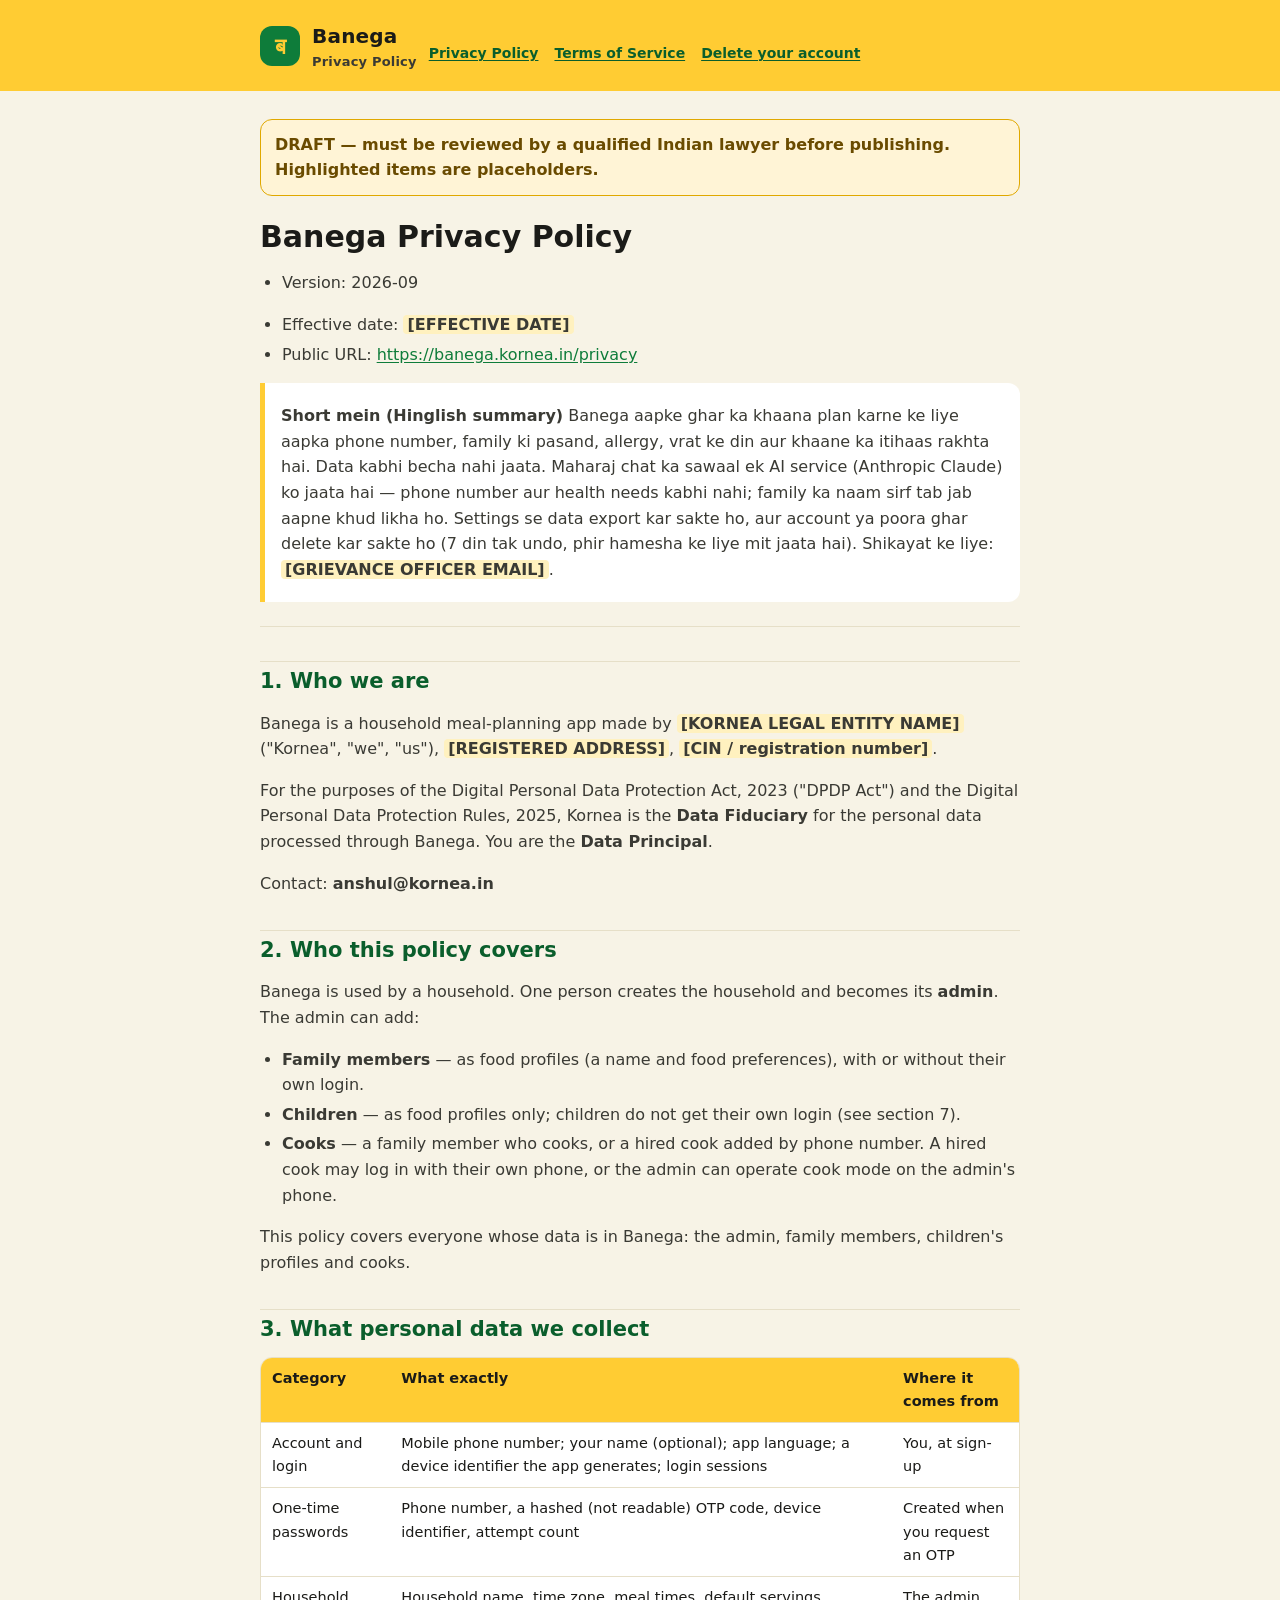
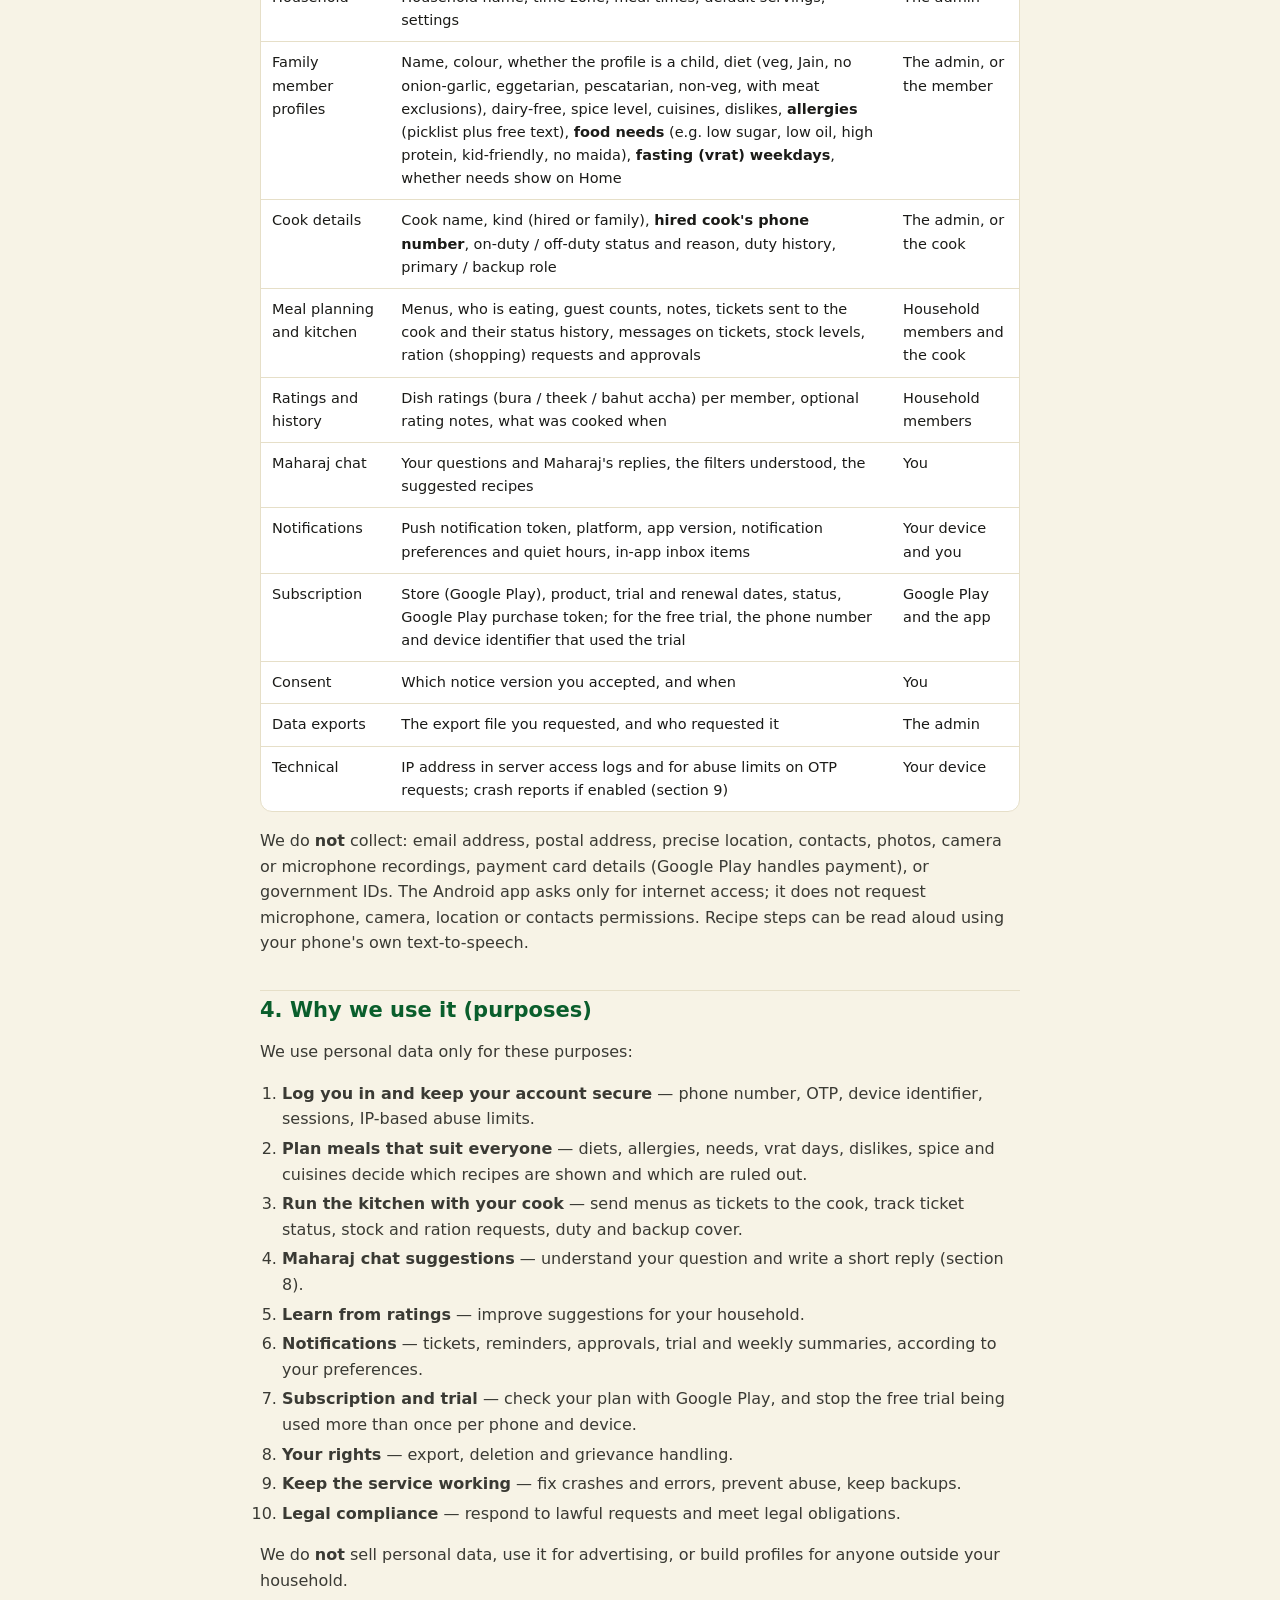
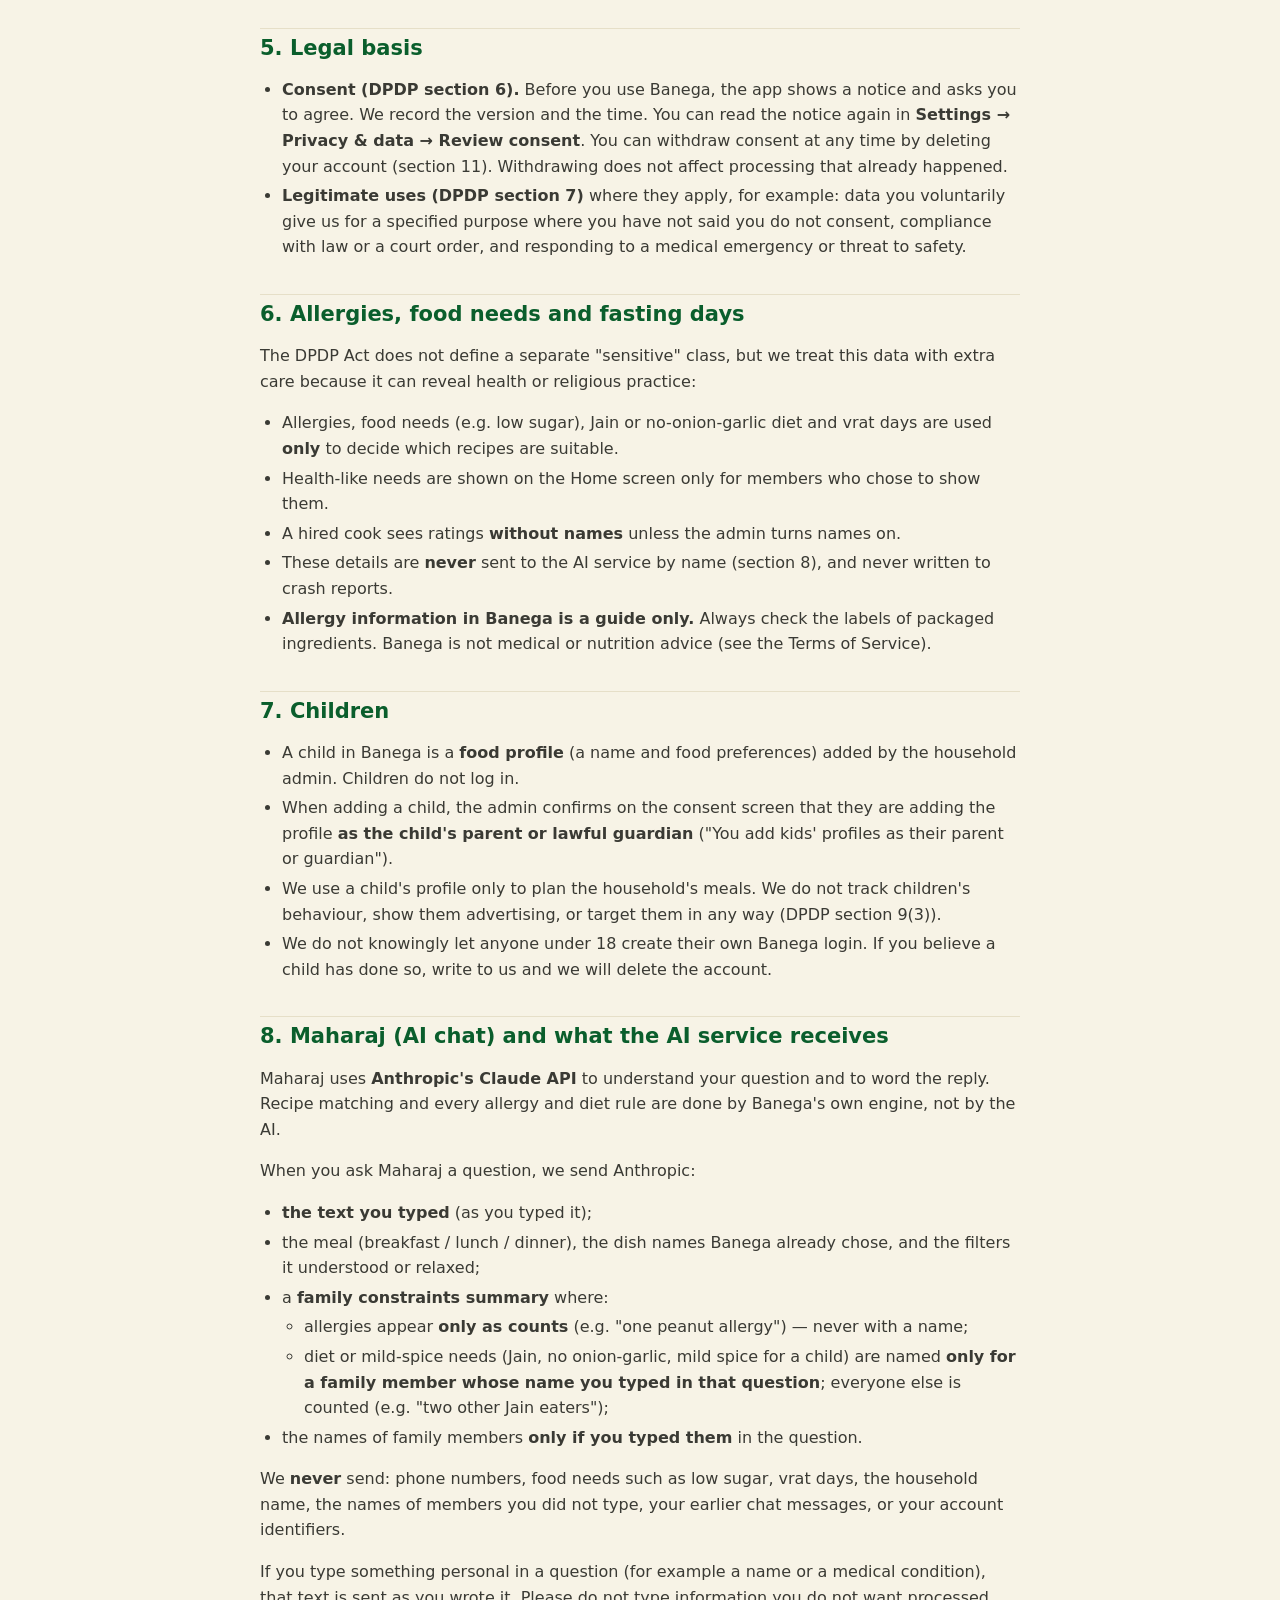
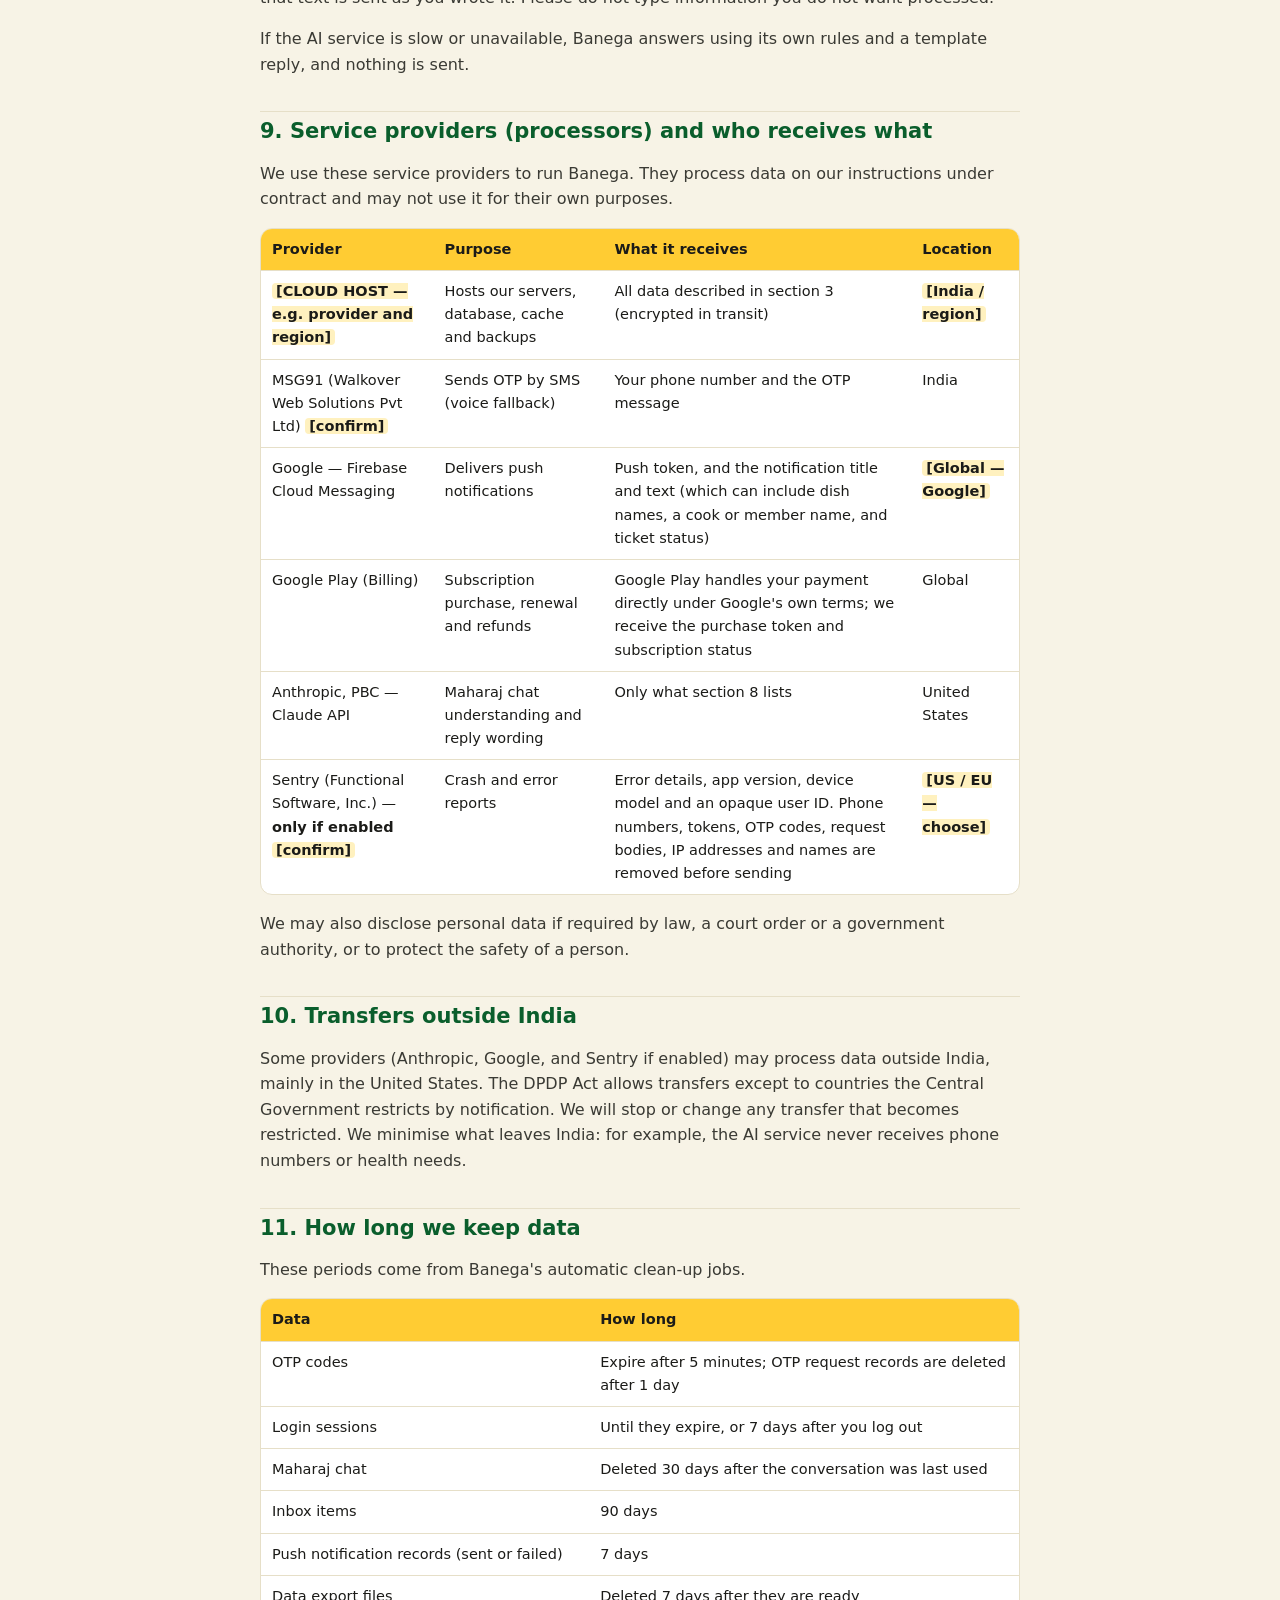
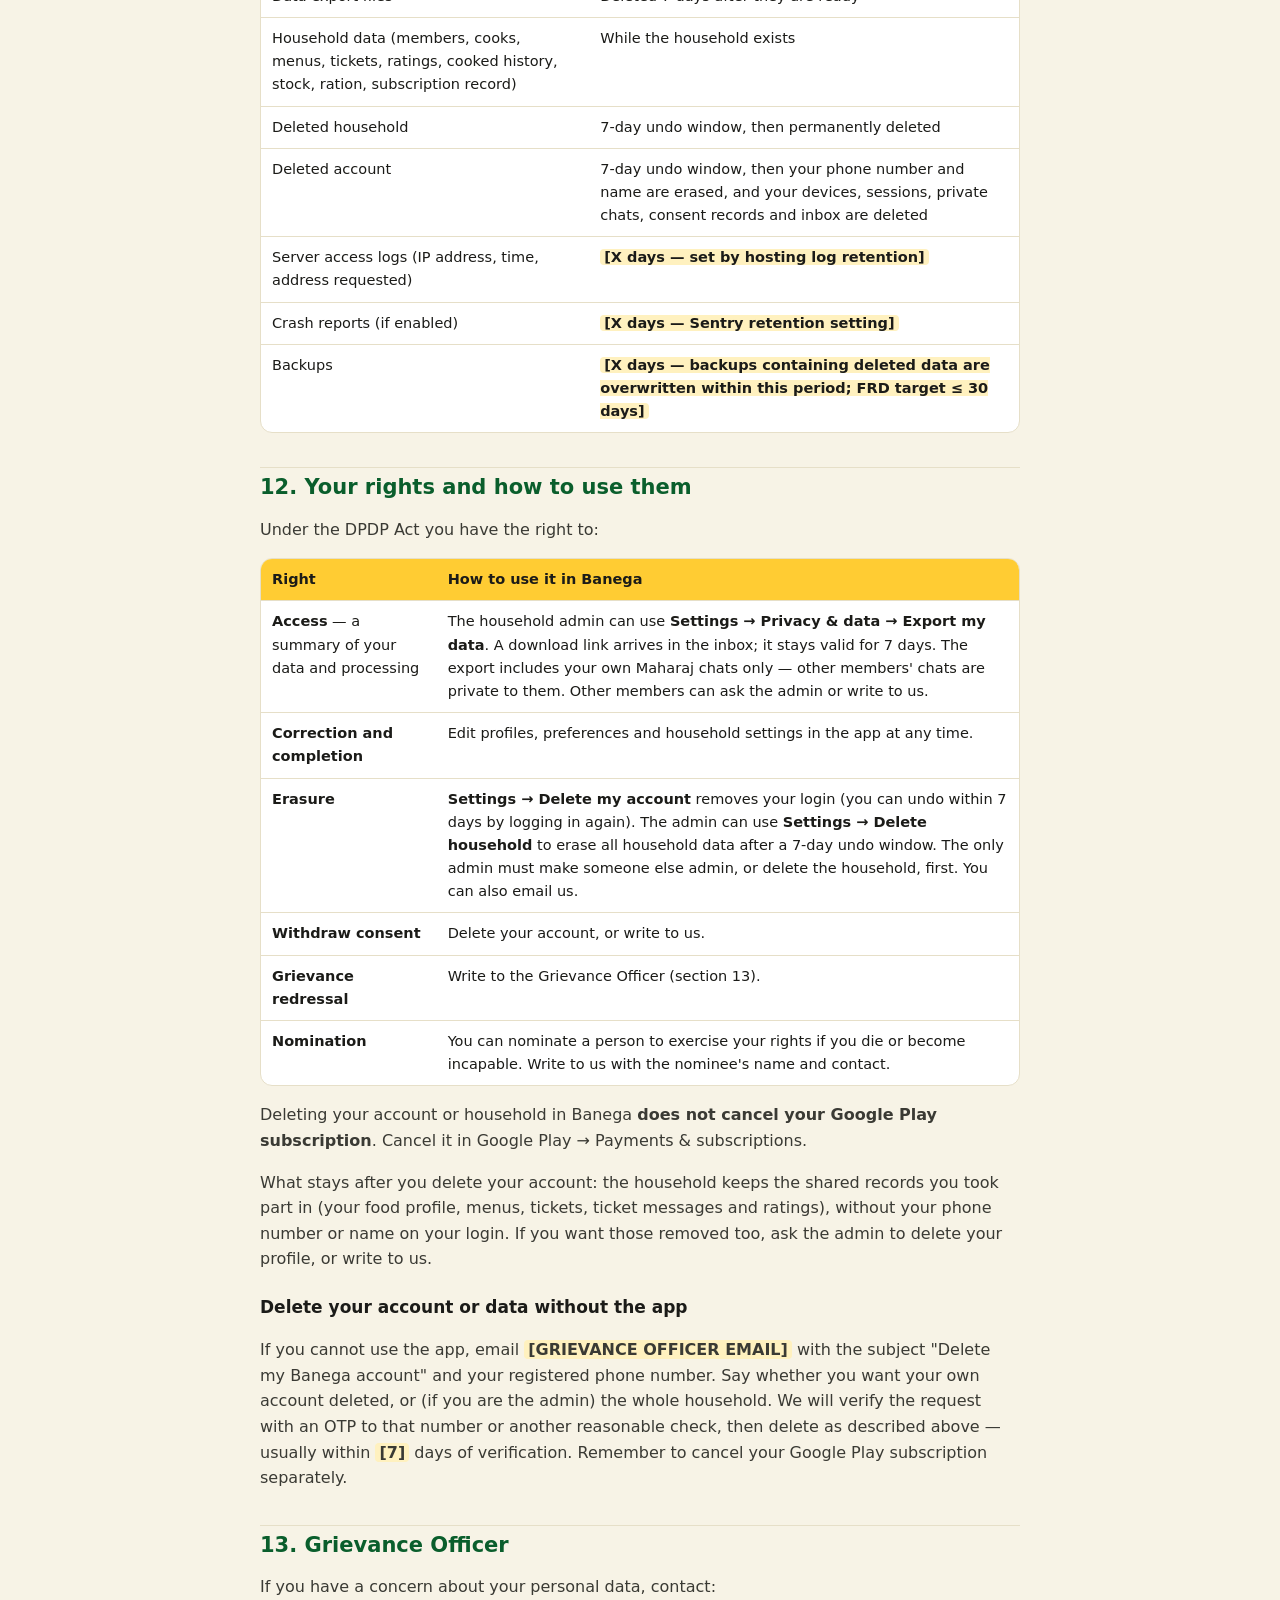
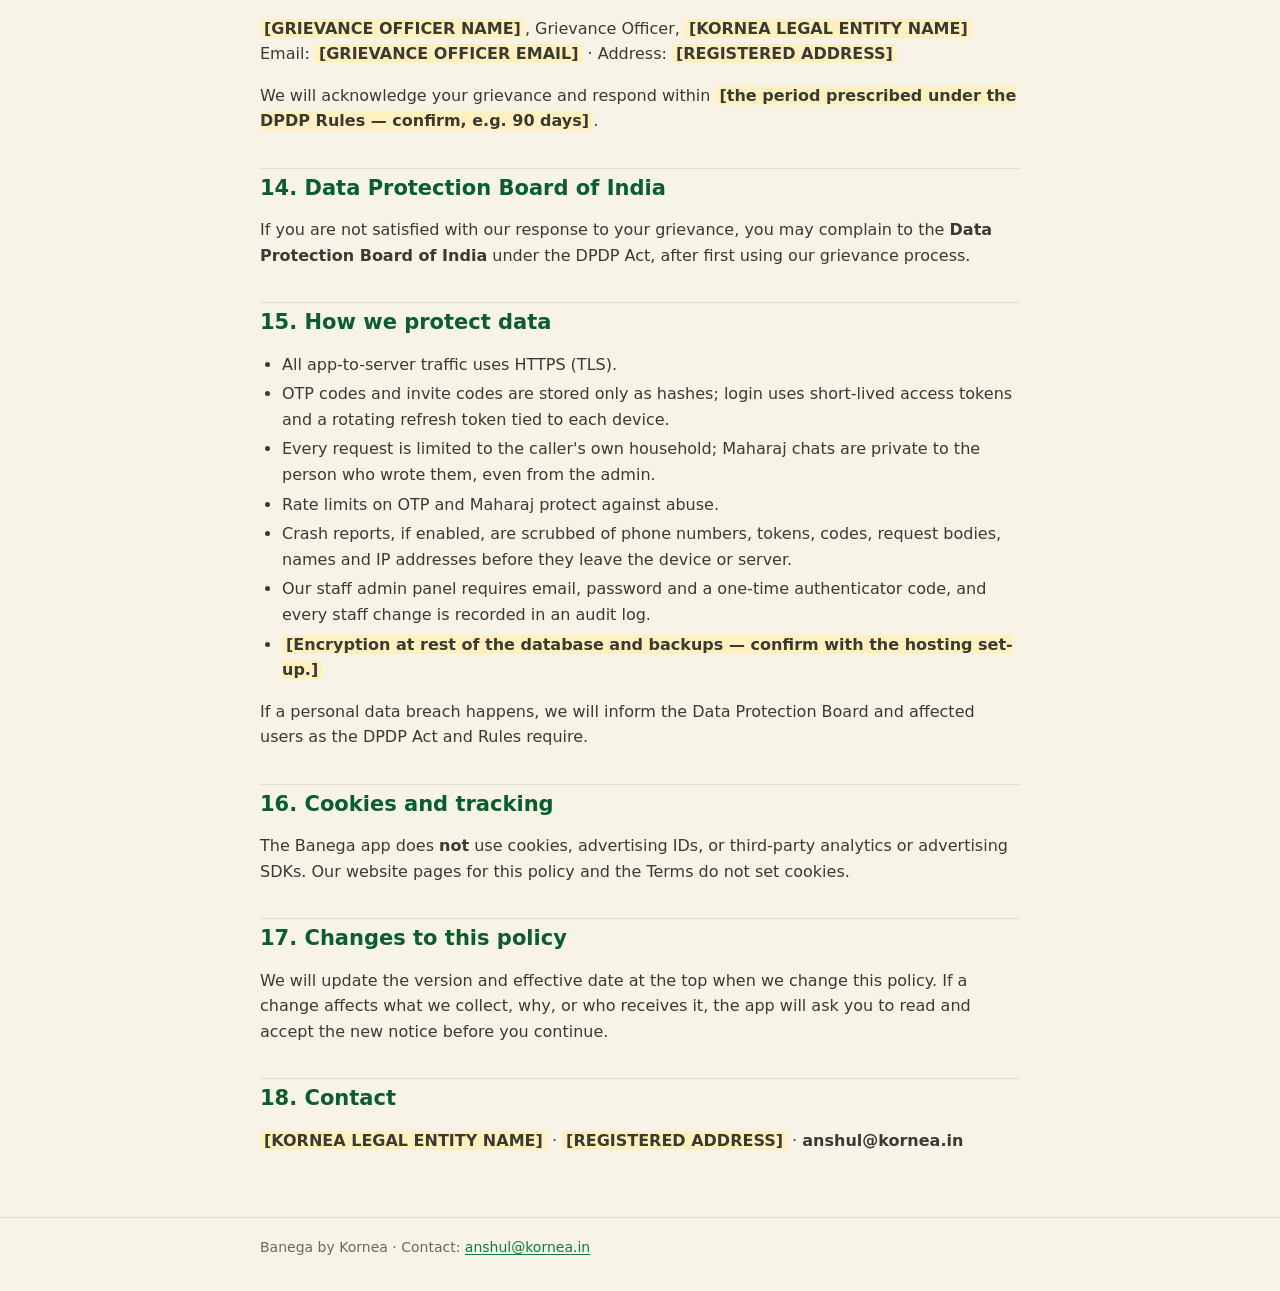
<file: docs/legal/site/privacy.html>
<!doctype html>
<html lang="en">
<head>
<meta charset="utf-8">
<meta name="viewport" content="width=device-width, initial-scale=1">
<title>Banega Privacy Policy</title>
<meta name="description" content="Banega Privacy Policy for the Banega household meal-planning app by Kornea.">
<meta name="color-scheme" content="light dark">
<style>
:root{--haldi:#FFCC33;--haldi-deep:#E0A800;--green:#0E7C3A;--green-dark:#0A5E2C;
--ink:#1B1B18;--ink2:#3A3A34;--muted:#6B6A60;--cream:#F7F3E6;--card:#FFFFFF;--line:#E6DFC8;
--mark:#FFF1BF;--warn-bg:#FFF4D6;--warn-ink:#6A4B00}
@media (prefers-color-scheme:dark){:root:not([data-theme="light"]){--ink:#F3F0E6;--ink2:#D9D5C8;
--muted:#A9A595;--cream:#141410;--card:#1E1E19;--line:#34342C;--green:#5CC184;--green-dark:#8AD7A7;
--mark:#4A3D10;--warn-bg:#3A2F0E;--warn-ink:#FFE08A}}
:root[data-theme="dark"]{--ink:#F3F0E6;--ink2:#D9D5C8;--muted:#A9A595;--cream:#141410;
--card:#1E1E19;--line:#34342C;--green:#5CC184;--green-dark:#8AD7A7;--mark:#4A3D10;
--warn-bg:#3A2F0E;--warn-ink:#FFE08A}
*{box-sizing:border-box}
html{-webkit-text-size-adjust:100%}
body{margin:0;background:var(--cream);color:var(--ink);
font:16px/1.6 system-ui,-apple-system,"Segoe UI",Roboto,"Noto Sans","Noto Sans Devanagari",sans-serif}
header.top{background:var(--haldi);color:#1B1B18;padding:20px 16px 18px}
header.top .wrap{display:flex;align-items:center;gap:12px}
.logo{width:40px;height:40px;border-radius:12px;background:#0E7C3A;color:#FFCC33;display:grid;
place-items:center;font-weight:800;font-size:22px;flex:none}
.brand{font-weight:800;font-size:20px;letter-spacing:.2px}
.brand small{display:block;font-weight:600;font-size:13px;color:#3A3A34}
.wrap{max-width:760px;margin:0 auto}
main{padding:8px 16px 48px}
nav.links{display:flex;gap:16px;flex-wrap:wrap;margin:14px 0 0;font-weight:600;font-size:14px}
nav.links a{color:#0A5E2C}
.draft{background:var(--warn-bg);color:var(--warn-ink);border:1px solid var(--haldi-deep);
border-radius:12px;padding:12px 14px;margin:20px 0 4px;font-weight:700}
h1{font-size:30px;line-height:1.15;margin:24px 0 8px}
h2{font-size:21px;line-height:1.25;margin:34px 0 8px;color:var(--green-dark);
padding-top:6px;border-top:1px solid var(--line)}
h3{font-size:17px;margin:22px 0 6px}
p,li{color:var(--ink2)}
a{color:var(--green);text-underline-offset:2px}
ul,ol{padding-left:22px}
li{margin:4px 0}
blockquote{margin:16px 0;padding:14px 16px;background:var(--card);border-left:5px solid var(--haldi);
border-radius:0 12px 12px 0}
blockquote p{margin:6px 0}
code{font:inherit;background:var(--mark);padding:0 4px;border-radius:4px}
mark.ph{background:var(--mark);color:inherit;padding:0 4px;border-radius:4px;font-weight:600}
.table{overflow-x:auto;margin:14px 0;border:1px solid var(--line);border-radius:12px;background:var(--card)}
table{border-collapse:collapse;width:100%;font-size:14.5px}
th,td{text-align:left;vertical-align:top;padding:9px 11px;border-bottom:1px solid var(--line)}
th{background:var(--haldi);color:#1B1B18;font-weight:700}
tr:last-child td{border-bottom:0}
hr{border:0;border-top:1px solid var(--line);margin:24px 0}
footer{border-top:1px solid var(--line);padding:18px 16px 32px;color:var(--muted);font-size:14px}
@media (max-width:480px){h1{font-size:25px}h2{font-size:19px}table{font-size:13.5px}}
@media print{header.top{background:none}nav.links{display:none}}
</style>
</head>
<body>
<header class="top"><div class="wrap">
<div style="display:flex;align-items:center;gap:12px">
<div class="logo" aria-hidden="true">ब</div>
<div class="brand">Banega<small>Privacy Policy</small></div>
</div>
<nav class="links" aria-label="Legal pages"><a href="privacy">Privacy Policy</a><a href="terms">Terms of Service</a><a href="privacy#delete-account">Delete your account</a></nav>
</div></header>
<main><div class="wrap">
<div class="draft" role="note">DRAFT — must be reviewed by a qualified Indian lawyer before publishing. Highlighted items are placeholders.</div>
<h1>Banega Privacy Policy</h1>
<ul><li>Version: 2026-09</li></ul>
<ul><li>Effective date: <mark class="ph">[EFFECTIVE DATE]</mark></li><li>Public URL: <a href="https://banega.kornea.in/privacy">https://banega.kornea.in/privacy</a></li></ul>
<blockquote><p><strong>Short mein (Hinglish summary)</strong> Banega aapke ghar ka khaana plan karne ke liye aapka phone number, family ki pasand, allergy, vrat ke din aur khaane ka itihaas rakhta hai. Data kabhi becha nahi jaata. Maharaj chat ka sawaal ek AI service (Anthropic Claude) ko jaata hai — phone number aur health needs kabhi nahi; family ka naam sirf tab jab aapne khud likha ho. Settings se data export kar sakte ho, aur account ya poora ghar delete kar sakte ho (7 din tak undo, phir hamesha ke liye mit jaata hai). Shikayat ke liye: <mark class="ph">[GRIEVANCE OFFICER EMAIL]</mark>.</p></blockquote>
<hr>
<h2 id="1-who-we-are">1. Who we are</h2>
<p>Banega is a household meal-planning app made by <strong><mark class="ph">[KORNEA LEGAL ENTITY NAME]</mark></strong> ("Kornea", "we", "us"), <mark class="ph">[REGISTERED ADDRESS]</mark>, <mark class="ph">[CIN / registration number]</mark>.</p>
<p>For the purposes of the Digital Personal Data Protection Act, 2023 ("DPDP Act") and the Digital Personal Data Protection Rules, 2025, Kornea is the <strong>Data Fiduciary</strong> for the personal data processed through Banega. You are the <strong>Data Principal</strong>.</p>
<p>Contact: <strong>anshul@kornea.in</strong></p>
<h2 id="2-who-this-policy-covers">2. Who this policy covers</h2>
<p>Banega is used by a household. One person creates the household and becomes its <strong>admin</strong>. The admin can add:</p>
<ul><li><strong>Family members</strong> — as food profiles (a name and food preferences), with or without their own login.</li><li><strong>Children</strong> — as food profiles only; children do not get their own login (see section 7).</li><li><strong>Cooks</strong> — a family member who cooks, or a hired cook added by phone number. A hired cook may log in with their own phone, or the admin can operate cook mode on the admin's phone.</li></ul>
<p>This policy covers everyone whose data is in Banega: the admin, family members, children's profiles and cooks.</p>
<h2 id="3-what-personal-data-we-collect">3. What personal data we collect</h2>
<div class='table'><table><thead><tr><th>Category</th><th>What exactly</th><th>Where it comes from</th></tr></thead><tbody><tr><td>Account and login</td><td>Mobile phone number; your name (optional); app language; a device identifier the app generates; login sessions</td><td>You, at sign-up</td></tr><tr><td>One-time passwords</td><td>Phone number, a hashed (not readable) OTP code, device identifier, attempt count</td><td>Created when you request an OTP</td></tr><tr><td>Household</td><td>Household name, time zone, meal times, default servings, settings</td><td>The admin</td></tr><tr><td>Family member profiles</td><td>Name, colour, whether the profile is a child, diet (veg, Jain, no onion-garlic, eggetarian, pescatarian, non-veg, with meat exclusions), dairy-free, spice level, cuisines, dislikes, <strong>allergies</strong> (picklist plus free text), <strong>food needs</strong> (e.g. low sugar, low oil, high protein, kid-friendly, no maida), <strong>fasting (vrat) weekdays</strong>, whether needs show on Home</td><td>The admin, or the member</td></tr><tr><td>Cook details</td><td>Cook name, kind (hired or family), <strong>hired cook's phone number</strong>, on-duty / off-duty status and reason, duty history, primary / backup role</td><td>The admin, or the cook</td></tr><tr><td>Meal planning and kitchen</td><td>Menus, who is eating, guest counts, notes, tickets sent to the cook and their status history, messages on tickets, stock levels, ration (shopping) requests and approvals</td><td>Household members and the cook</td></tr><tr><td>Ratings and history</td><td>Dish ratings (bura / theek / bahut accha) per member, optional rating notes, what was cooked when</td><td>Household members</td></tr><tr><td>Maharaj chat</td><td>Your questions and Maharaj's replies, the filters understood, the suggested recipes</td><td>You</td></tr><tr><td>Notifications</td><td>Push notification token, platform, app version, notification preferences and quiet hours, in-app inbox items</td><td>Your device and you</td></tr><tr><td>Subscription</td><td>Store (Google Play), product, trial and renewal dates, status, Google Play purchase token; for the free trial, the phone number and device identifier that used the trial</td><td>Google Play and the app</td></tr><tr><td>Consent</td><td>Which notice version you accepted, and when</td><td>You</td></tr><tr><td>Data exports</td><td>The export file you requested, and who requested it</td><td>The admin</td></tr><tr><td>Technical</td><td>IP address in server access logs and for abuse limits on OTP requests; crash reports if enabled (section 9)</td><td>Your device</td></tr></tbody></table></div>
<p>We do <strong>not</strong> collect: email address, postal address, precise location, contacts, photos, camera or microphone recordings, payment card details (Google Play handles payment), or government IDs. The Android app asks only for internet access; it does not request microphone, camera, location or contacts permissions. Recipe steps can be read aloud using your phone's own text-to-speech.</p>
<h2 id="4-why-we-use-it-purposes">4. Why we use it (purposes)</h2>
<p>We use personal data only for these purposes:</p>
<ol><li><strong>Log you in and keep your account secure</strong> — phone number, OTP, device identifier, sessions, IP-based abuse limits.</li><li><strong>Plan meals that suit everyone</strong> — diets, allergies, needs, vrat days, dislikes, spice and cuisines decide which recipes are shown and which are ruled out.</li><li><strong>Run the kitchen with your cook</strong> — send menus as tickets to the cook, track ticket status, stock and ration requests, duty and backup cover.</li><li><strong>Maharaj chat suggestions</strong> — understand your question and write a short reply (section 8).</li><li><strong>Learn from ratings</strong> — improve suggestions for your household.</li><li><strong>Notifications</strong> — tickets, reminders, approvals, trial and weekly summaries, according to your preferences.</li><li><strong>Subscription and trial</strong> — check your plan with Google Play, and stop the free trial being used more than once per phone and device.</li><li><strong>Your rights</strong> — export, deletion and grievance handling.</li><li><strong>Keep the service working</strong> — fix crashes and errors, prevent abuse, keep backups.</li><li><strong>Legal compliance</strong> — respond to lawful requests and meet legal obligations.</li></ol>
<p>We do <strong>not</strong> sell personal data, use it for advertising, or build profiles for anyone outside your household.</p>
<h2 id="5-legal-basis">5. Legal basis</h2>
<ul><li><strong>Consent (DPDP section 6).</strong> Before you use Banega, the app shows a notice and asks you to agree. We record the version and the time. You can read the notice again in <strong>Settings → Privacy &amp; data → Review consent</strong>. You can withdraw consent at any time by deleting your account (section 11). Withdrawing does not affect processing that already happened.</li><li><strong>Legitimate uses (DPDP section 7)</strong> where they apply, for example: data you voluntarily give us for a specified purpose where you have not said you do not consent, compliance with law or a court order, and responding to a medical emergency or threat to safety.</li></ul>
<h2 id="6-allergies-food-needs-and-fasting-days">6. Allergies, food needs and fasting days</h2>
<p>The DPDP Act does not define a separate "sensitive" class, but we treat this data with extra care because it can reveal health or religious practice:</p>
<ul><li>Allergies, food needs (e.g. low sugar), Jain or no-onion-garlic diet and vrat days are used <strong>only</strong> to decide which recipes are suitable.</li><li>Health-like needs are shown on the Home screen only for members who chose to show them.</li><li>A hired cook sees ratings <strong>without names</strong> unless the admin turns names on.</li><li>These details are <strong>never</strong> sent to the AI service by name (section 8), and never written to crash reports.</li><li><strong>Allergy information in Banega is a guide only.</strong> Always check the labels of packaged ingredients. Banega is not medical or nutrition advice (see the Terms of Service).</li></ul>
<h2 id="7-children">7. Children</h2>
<ul><li>A child in Banega is a <strong>food profile</strong> (a name and food preferences) added by the household admin. Children do not log in.</li><li>When adding a child, the admin confirms on the consent screen that they are adding the profile <strong>as the child's parent or lawful guardian</strong> ("You add kids' profiles as their parent or guardian").</li><li>We use a child's profile only to plan the household's meals. We do not track children's behaviour, show them advertising, or target them in any way (DPDP section 9(3)).</li><li>We do not knowingly let anyone under 18 create their own Banega login. If you believe a child has done so, write to us and we will delete the account.</li></ul>
<h2 id="8-maharaj-ai-chat-and-what-the-ai-service-receives">8. Maharaj (AI chat) and what the AI service receives</h2>
<p>Maharaj uses <strong>Anthropic's Claude API</strong> to understand your question and to word the reply. Recipe matching and every allergy and diet rule are done by Banega's own engine, not by the AI.</p>
<p>When you ask Maharaj a question, we send Anthropic:</p>
<ul><li><strong>the text you typed</strong> (as you typed it);</li><li>the meal (breakfast / lunch / dinner), the dish names Banega already chose, and the filters it understood or relaxed;</li><li>a <strong>family constraints summary</strong> where:<ul><li>allergies appear <strong>only as counts</strong> (e.g. "one peanut allergy") — never with a name;</li><li>diet or mild-spice needs (Jain, no onion-garlic, mild spice for a child) are named <strong>only for a family member whose name you typed in that question</strong>; everyone else is counted (e.g. "two other Jain eaters");</li></ul></li><li>the names of family members <strong>only if you typed them</strong> in the question.</li></ul>
<p>We <strong>never</strong> send: phone numbers, food needs such as low sugar, vrat days, the household name, the names of members you did not type, your earlier chat messages, or your account identifiers.</p>
<p>If you type something personal in a question (for example a name or a medical condition), that text is sent as you wrote it. Please do not type information you do not want processed.</p>
<p>If the AI service is slow or unavailable, Banega answers using its own rules and a template reply, and nothing is sent.</p>
<h2 id="9-service-providers-processors-and-who-receives-what">9. Service providers (processors) and who receives what</h2>
<p>We use these service providers to run Banega. They process data on our instructions under contract and may not use it for their own purposes.</p>
<div class='table'><table><thead><tr><th>Provider</th><th>Purpose</th><th>What it receives</th><th>Location</th></tr></thead><tbody><tr><td><mark class="ph">[CLOUD HOST — e.g. provider and region]</mark></td><td>Hosts our servers, database, cache and backups</td><td>All data described in section 3 (encrypted in transit)</td><td><mark class="ph">[India / region]</mark></td></tr><tr><td>MSG91 (Walkover Web Solutions Pvt Ltd) <mark class="ph">[confirm]</mark></td><td>Sends OTP by SMS (voice fallback)</td><td>Your phone number and the OTP message</td><td>India</td></tr><tr><td>Google — Firebase Cloud Messaging</td><td>Delivers push notifications</td><td>Push token, and the notification title and text (which can include dish names, a cook or member name, and ticket status)</td><td><mark class="ph">[Global — Google]</mark></td></tr><tr><td>Google Play (Billing)</td><td>Subscription purchase, renewal and refunds</td><td>Google Play handles your payment directly under Google's own terms; we receive the purchase token and subscription status</td><td>Global</td></tr><tr><td>Anthropic, PBC — Claude API</td><td>Maharaj chat understanding and reply wording</td><td>Only what section 8 lists</td><td>United States</td></tr><tr><td>Sentry (Functional Software, Inc.) — <strong>only if enabled</strong> <mark class="ph">[confirm]</mark></td><td>Crash and error reports</td><td>Error details, app version, device model and an opaque user ID. Phone numbers, tokens, OTP codes, request bodies, IP addresses and names are removed before sending</td><td><mark class="ph">[US / EU — choose]</mark></td></tr></tbody></table></div>
<p>We may also disclose personal data if required by law, a court order or a government authority, or to protect the safety of a person.</p>
<h2 id="10-transfers-outside-india">10. Transfers outside India</h2>
<p>Some providers (Anthropic, Google, and Sentry if enabled) may process data outside India, mainly in the United States. The DPDP Act allows transfers except to countries the Central Government restricts by notification. We will stop or change any transfer that becomes restricted. We minimise what leaves India: for example, the AI service never receives phone numbers or health needs.</p>
<h2 id="11-how-long-we-keep-data">11. How long we keep data</h2>
<p>These periods come from Banega's automatic clean-up jobs.</p>
<div class='table'><table><thead><tr><th>Data</th><th>How long</th></tr></thead><tbody><tr><td>OTP codes</td><td>Expire after 5 minutes; OTP request records are deleted after 1 day</td></tr><tr><td>Login sessions</td><td>Until they expire, or 7 days after you log out</td></tr><tr><td>Maharaj chat</td><td>Deleted 30 days after the conversation was last used</td></tr><tr><td>Inbox items</td><td>90 days</td></tr><tr><td>Push notification records (sent or failed)</td><td>7 days</td></tr><tr><td>Data export files</td><td>Deleted 7 days after they are ready</td></tr><tr><td>Household data (members, cooks, menus, tickets, ratings, cooked history, stock, ration, subscription record)</td><td>While the household exists</td></tr><tr><td>Deleted household</td><td>7-day undo window, then permanently deleted</td></tr><tr><td>Deleted account</td><td>7-day undo window, then your phone number and name are erased, and your devices, sessions, private chats, consent records and inbox are deleted</td></tr><tr><td>Server access logs (IP address, time, address requested)</td><td><mark class="ph">[X days — set by hosting log retention]</mark></td></tr><tr><td>Crash reports (if enabled)</td><td><mark class="ph">[X days — Sentry retention setting]</mark></td></tr><tr><td>Backups</td><td><mark class="ph">[X days — backups containing deleted data are overwritten within this period; FRD target ≤ 30 days]</mark></td></tr></tbody></table></div>
<h2 id="12-your-rights-and-how-to-use-them">12. Your rights and how to use them</h2>
<p>Under the DPDP Act you have the right to:</p>
<div class='table'><table><thead><tr><th>Right</th><th>How to use it in Banega</th></tr></thead><tbody><tr><td><strong>Access</strong> — a summary of your data and processing</td><td>The household admin can use <strong>Settings → Privacy &amp; data → Export my data</strong>. A download link arrives in the inbox; it stays valid for 7 days. The export includes your own Maharaj chats only — other members' chats are private to them. Other members can ask the admin or write to us.</td></tr><tr><td><strong>Correction and completion</strong></td><td>Edit profiles, preferences and household settings in the app at any time.</td></tr><tr><td><strong>Erasure</strong></td><td><strong>Settings → Delete my account</strong> removes your login (you can undo within 7 days by logging in again). The admin can use <strong>Settings → Delete household</strong> to erase all household data after a 7-day undo window. The only admin must make someone else admin, or delete the household, first. You can also email us.</td></tr><tr><td><strong>Withdraw consent</strong></td><td>Delete your account, or write to us.</td></tr><tr><td><strong>Grievance redressal</strong></td><td>Write to the Grievance Officer (section 13).</td></tr><tr><td><strong>Nomination</strong></td><td>You can nominate a person to exercise your rights if you die or become incapable. Write to us with the nominee's name and contact.</td></tr></tbody></table></div>
<p>Deleting your account or household in Banega <strong>does not cancel your Google Play subscription</strong>. Cancel it in Google Play → Payments &amp; subscriptions.</p>
<p>What stays after you delete your account: the household keeps the shared records you took part in (your food profile, menus, tickets, ticket messages and ratings), without your phone number or name on your login. If you want those removed too, ask the admin to delete your profile, or write to us.</p>
<h3 id="delete-account">Delete your account or data without the app</h3>
<p>If you cannot use the app, email <mark class="ph">[GRIEVANCE OFFICER EMAIL]</mark> with the subject "Delete my Banega account" and your registered phone number. Say whether you want your own account deleted, or (if you are the admin) the whole household. We will verify the request with an OTP to that number or another reasonable check, then delete as described above — usually within <mark class="ph">[7]</mark> days of verification. Remember to cancel your Google Play subscription separately.</p>
<h2 id="13-grievance-officer">13. Grievance Officer</h2>
<p>If you have a concern about your personal data, contact:</p>
<p><strong><mark class="ph">[GRIEVANCE OFFICER NAME]</mark></strong>, Grievance Officer, <mark class="ph">[KORNEA LEGAL ENTITY NAME]</mark> Email: <mark class="ph">[GRIEVANCE OFFICER EMAIL]</mark> · Address: <mark class="ph">[REGISTERED ADDRESS]</mark></p>
<p>We will acknowledge your grievance and respond within <mark class="ph">[the period prescribed under the DPDP Rules — confirm, e.g. 90 days]</mark>.</p>
<h2 id="14-data-protection-board-of-india">14. Data Protection Board of India</h2>
<p>If you are not satisfied with our response to your grievance, you may complain to the <strong>Data Protection Board of India</strong> under the DPDP Act, after first using our grievance process.</p>
<h2 id="15-how-we-protect-data">15. How we protect data</h2>
<ul><li>All app-to-server traffic uses HTTPS (TLS).</li><li>OTP codes and invite codes are stored only as hashes; login uses short-lived access tokens and a rotating refresh token tied to each device.</li><li>Every request is limited to the caller's own household; Maharaj chats are private to the person who wrote them, even from the admin.</li><li>Rate limits on OTP and Maharaj protect against abuse.</li><li>Crash reports, if enabled, are scrubbed of phone numbers, tokens, codes, request bodies, names and IP addresses before they leave the device or server.</li><li>Our staff admin panel requires email, password and a one-time authenticator code, and every staff change is recorded in an audit log.</li><li><mark class="ph">[Encryption at rest of the database and backups — confirm with the hosting set-up.]</mark></li></ul>
<p>If a personal data breach happens, we will inform the Data Protection Board and affected users as the DPDP Act and Rules require.</p>
<h2 id="16-cookies-and-tracking">16. Cookies and tracking</h2>
<p>The Banega app does <strong>not</strong> use cookies, advertising IDs, or third-party analytics or advertising SDKs. Our website pages for this policy and the Terms do not set cookies.</p>
<h2 id="17-changes-to-this-policy">17. Changes to this policy</h2>
<p>We will update the version and effective date at the top when we change this policy. If a change affects what we collect, why, or who receives it, the app will ask you to read and accept the new notice before you continue.</p>
<h2 id="18-contact">18. Contact</h2>
<p><mark class="ph">[KORNEA LEGAL ENTITY NAME]</mark> · <mark class="ph">[REGISTERED ADDRESS]</mark> · <strong>anshul@kornea.in</strong></p>
</div></main>
<footer><div class="wrap">Banega by Kornea · Contact: <a href="mailto:anshul@kornea.in">anshul@kornea.in</a></div></footer>
</body>
</html>
</file>
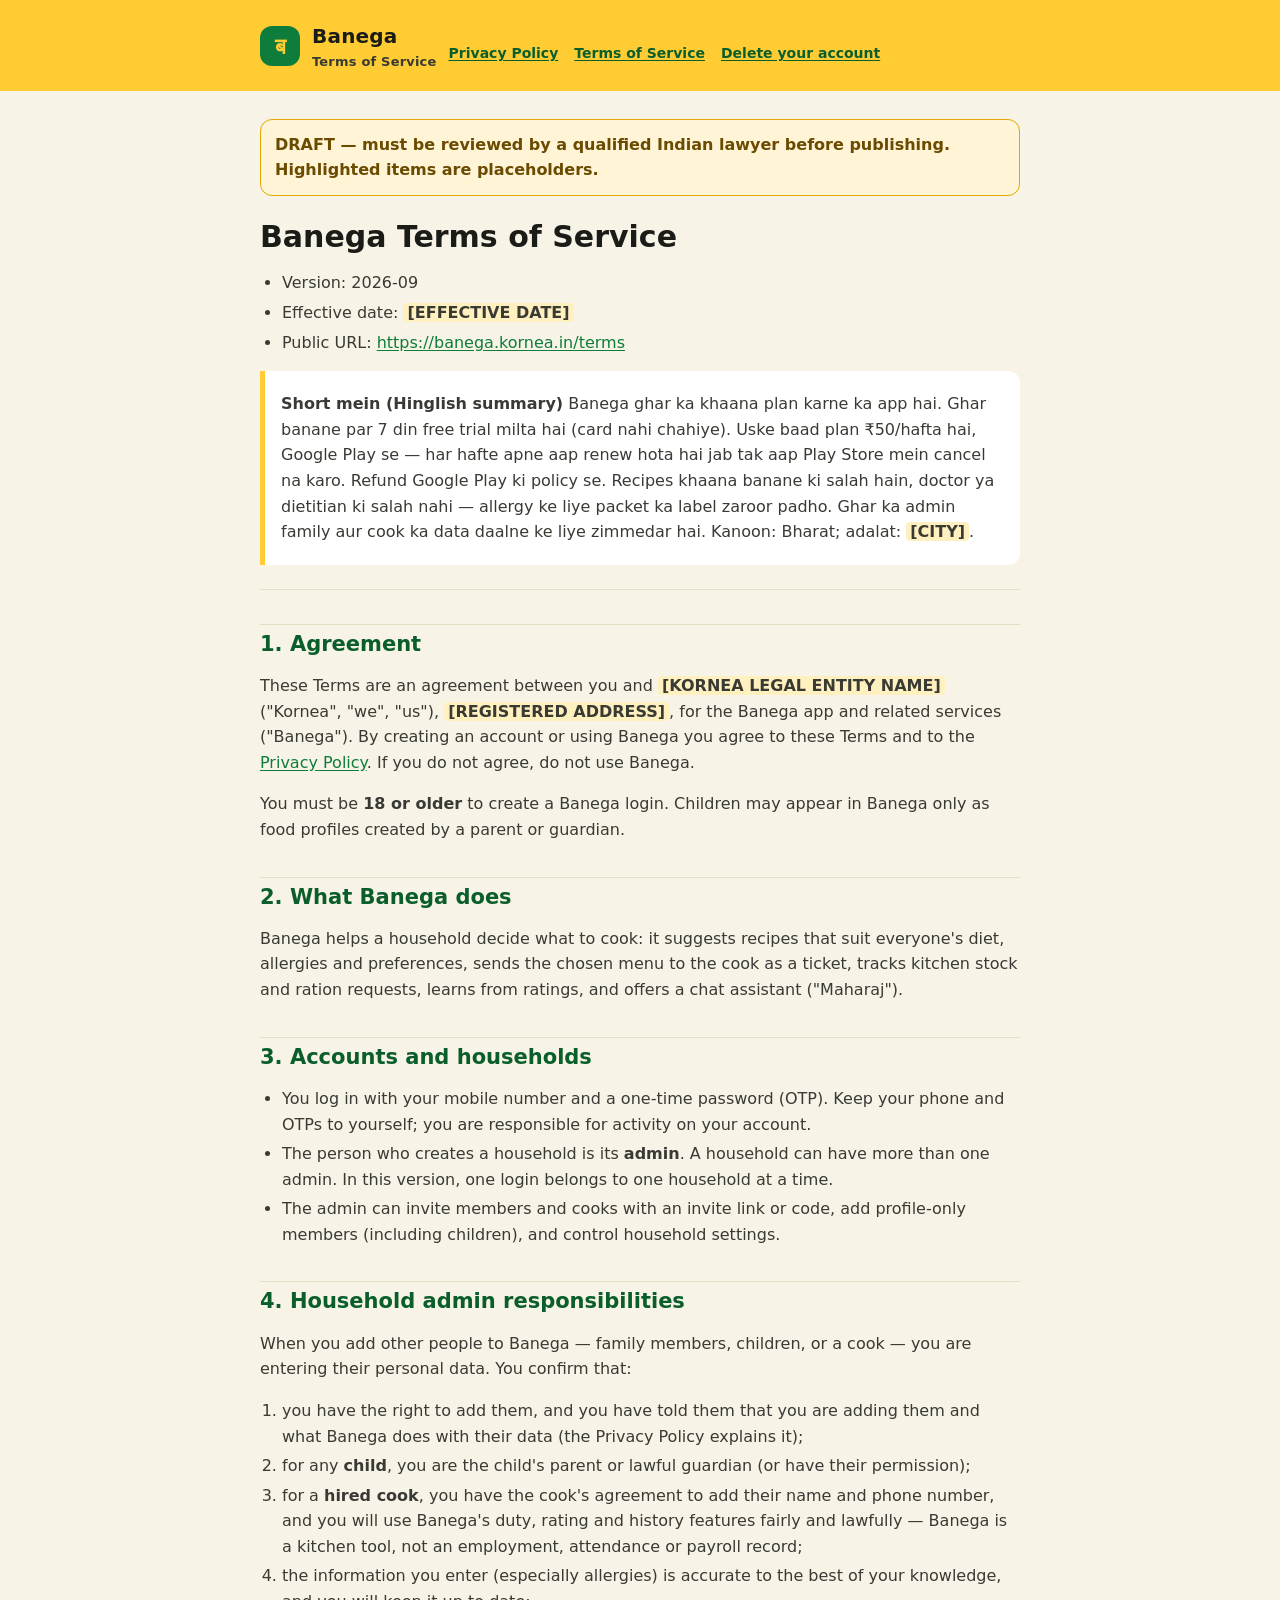
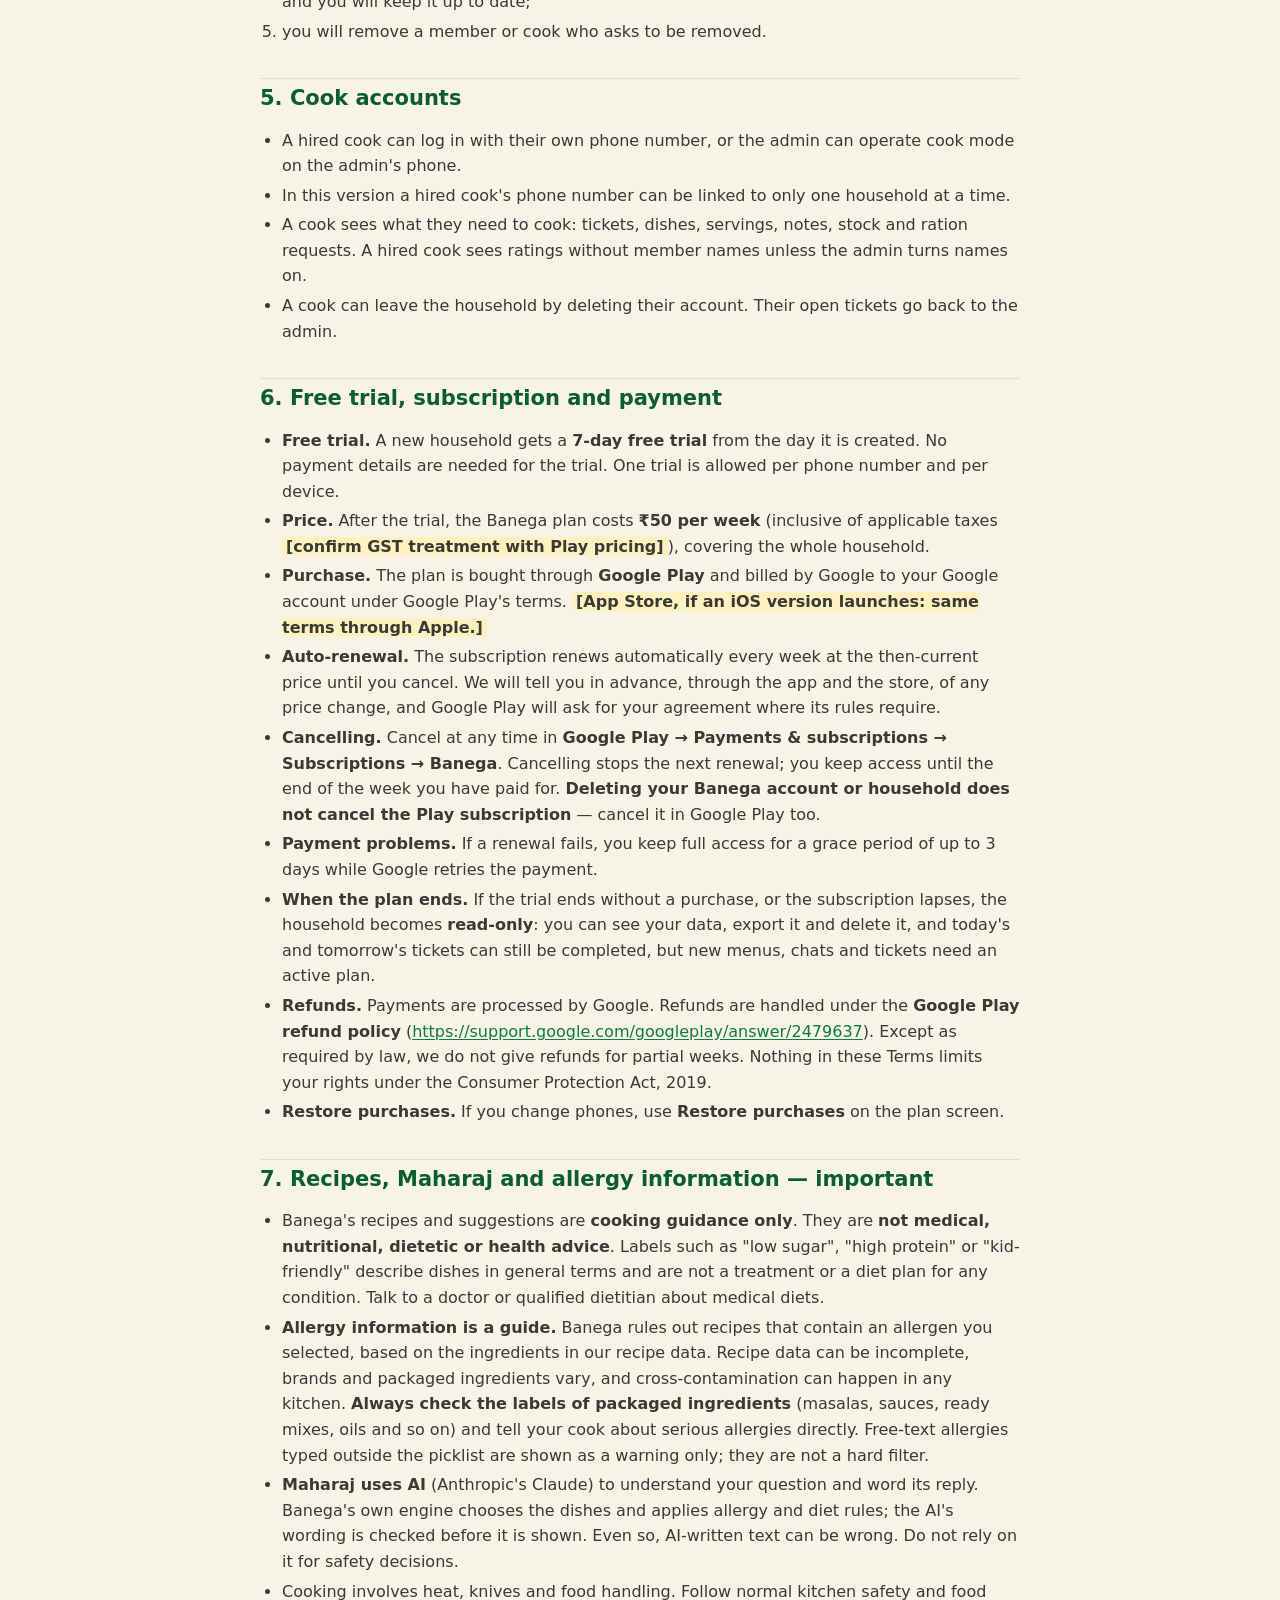
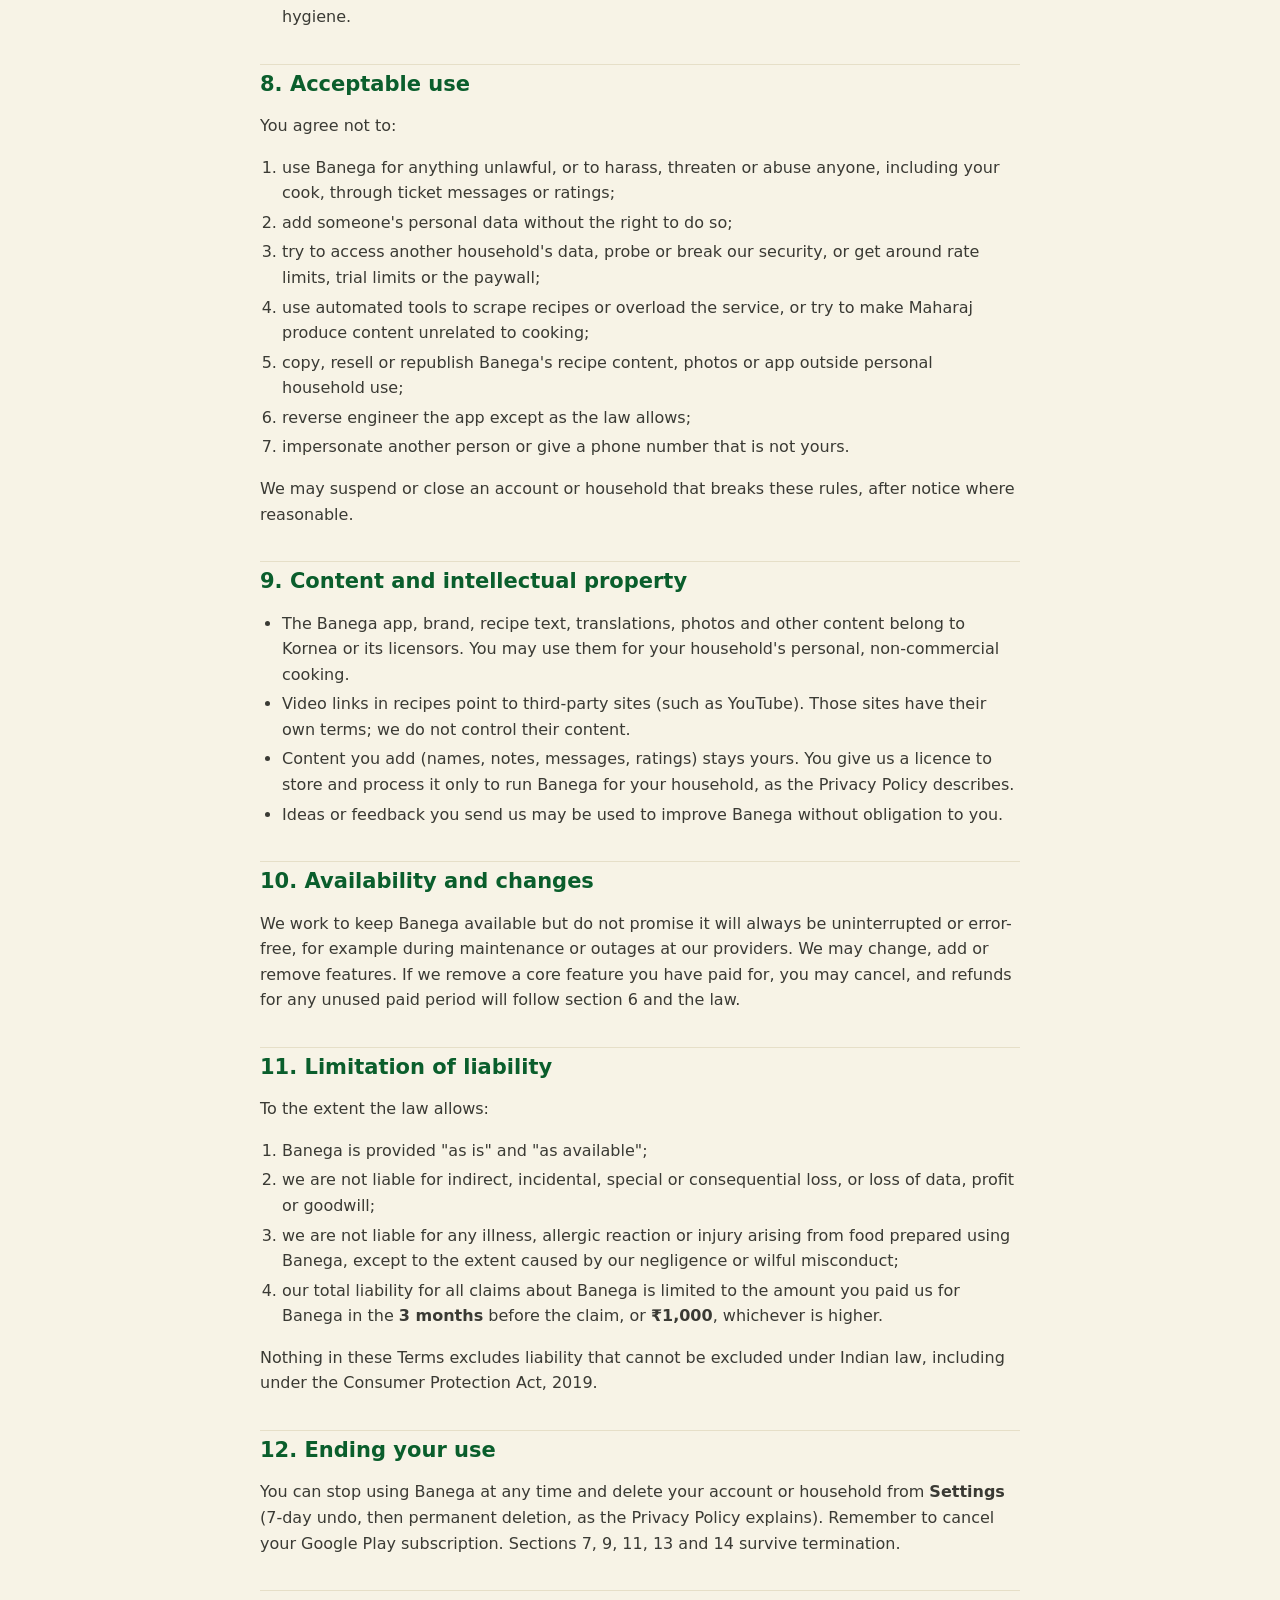
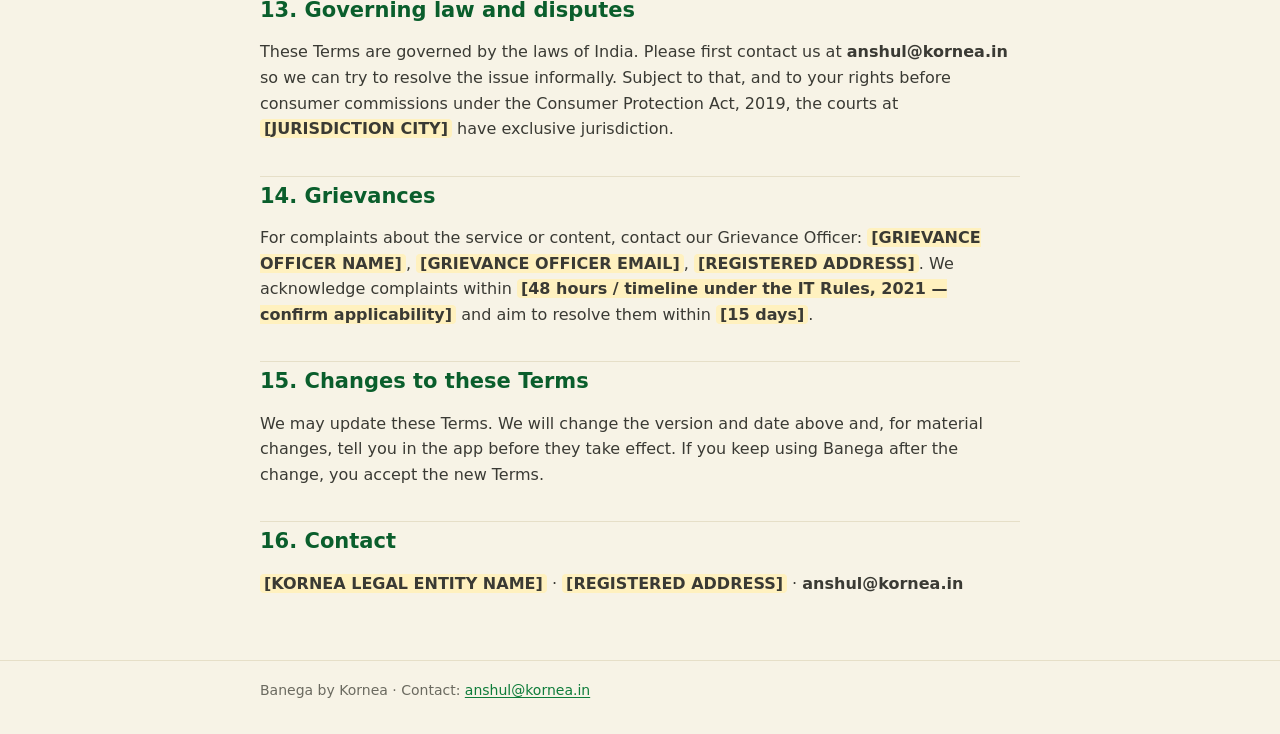
<file: docs/legal/site/terms.html>
<!doctype html>
<html lang="en">
<head>
<meta charset="utf-8">
<meta name="viewport" content="width=device-width, initial-scale=1">
<title>Banega Terms of Service</title>
<meta name="description" content="Banega Terms of Service for the Banega household meal-planning app by Kornea.">
<meta name="color-scheme" content="light dark">
<style>
:root{--haldi:#FFCC33;--haldi-deep:#E0A800;--green:#0E7C3A;--green-dark:#0A5E2C;
--ink:#1B1B18;--ink2:#3A3A34;--muted:#6B6A60;--cream:#F7F3E6;--card:#FFFFFF;--line:#E6DFC8;
--mark:#FFF1BF;--warn-bg:#FFF4D6;--warn-ink:#6A4B00}
@media (prefers-color-scheme:dark){:root:not([data-theme="light"]){--ink:#F3F0E6;--ink2:#D9D5C8;
--muted:#A9A595;--cream:#141410;--card:#1E1E19;--line:#34342C;--green:#5CC184;--green-dark:#8AD7A7;
--mark:#4A3D10;--warn-bg:#3A2F0E;--warn-ink:#FFE08A}}
:root[data-theme="dark"]{--ink:#F3F0E6;--ink2:#D9D5C8;--muted:#A9A595;--cream:#141410;
--card:#1E1E19;--line:#34342C;--green:#5CC184;--green-dark:#8AD7A7;--mark:#4A3D10;
--warn-bg:#3A2F0E;--warn-ink:#FFE08A}
*{box-sizing:border-box}
html{-webkit-text-size-adjust:100%}
body{margin:0;background:var(--cream);color:var(--ink);
font:16px/1.6 system-ui,-apple-system,"Segoe UI",Roboto,"Noto Sans","Noto Sans Devanagari",sans-serif}
header.top{background:var(--haldi);color:#1B1B18;padding:20px 16px 18px}
header.top .wrap{display:flex;align-items:center;gap:12px}
.logo{width:40px;height:40px;border-radius:12px;background:#0E7C3A;color:#FFCC33;display:grid;
place-items:center;font-weight:800;font-size:22px;flex:none}
.brand{font-weight:800;font-size:20px;letter-spacing:.2px}
.brand small{display:block;font-weight:600;font-size:13px;color:#3A3A34}
.wrap{max-width:760px;margin:0 auto}
main{padding:8px 16px 48px}
nav.links{display:flex;gap:16px;flex-wrap:wrap;margin:14px 0 0;font-weight:600;font-size:14px}
nav.links a{color:#0A5E2C}
.draft{background:var(--warn-bg);color:var(--warn-ink);border:1px solid var(--haldi-deep);
border-radius:12px;padding:12px 14px;margin:20px 0 4px;font-weight:700}
h1{font-size:30px;line-height:1.15;margin:24px 0 8px}
h2{font-size:21px;line-height:1.25;margin:34px 0 8px;color:var(--green-dark);
padding-top:6px;border-top:1px solid var(--line)}
h3{font-size:17px;margin:22px 0 6px}
p,li{color:var(--ink2)}
a{color:var(--green);text-underline-offset:2px}
ul,ol{padding-left:22px}
li{margin:4px 0}
blockquote{margin:16px 0;padding:14px 16px;background:var(--card);border-left:5px solid var(--haldi);
border-radius:0 12px 12px 0}
blockquote p{margin:6px 0}
code{font:inherit;background:var(--mark);padding:0 4px;border-radius:4px}
mark.ph{background:var(--mark);color:inherit;padding:0 4px;border-radius:4px;font-weight:600}
.table{overflow-x:auto;margin:14px 0;border:1px solid var(--line);border-radius:12px;background:var(--card)}
table{border-collapse:collapse;width:100%;font-size:14.5px}
th,td{text-align:left;vertical-align:top;padding:9px 11px;border-bottom:1px solid var(--line)}
th{background:var(--haldi);color:#1B1B18;font-weight:700}
tr:last-child td{border-bottom:0}
hr{border:0;border-top:1px solid var(--line);margin:24px 0}
footer{border-top:1px solid var(--line);padding:18px 16px 32px;color:var(--muted);font-size:14px}
@media (max-width:480px){h1{font-size:25px}h2{font-size:19px}table{font-size:13.5px}}
@media print{header.top{background:none}nav.links{display:none}}
</style>
</head>
<body>
<header class="top"><div class="wrap">
<div style="display:flex;align-items:center;gap:12px">
<div class="logo" aria-hidden="true">ब</div>
<div class="brand">Banega<small>Terms of Service</small></div>
</div>
<nav class="links" aria-label="Legal pages"><a href="privacy">Privacy Policy</a><a href="terms">Terms of Service</a><a href="privacy#delete-account">Delete your account</a></nav>
</div></header>
<main><div class="wrap">
<div class="draft" role="note">DRAFT — must be reviewed by a qualified Indian lawyer before publishing. Highlighted items are placeholders.</div>
<h1>Banega Terms of Service</h1>
<ul><li>Version: 2026-09</li><li>Effective date: <mark class="ph">[EFFECTIVE DATE]</mark></li><li>Public URL: <a href="https://banega.kornea.in/terms">https://banega.kornea.in/terms</a></li></ul>
<blockquote><p><strong>Short mein (Hinglish summary)</strong> Banega ghar ka khaana plan karne ka app hai. Ghar banane par 7 din free trial milta hai (card nahi chahiye). Uske baad plan ₹50/hafta hai, Google Play se — har hafte apne aap renew hota hai jab tak aap Play Store mein cancel na karo. Refund Google Play ki policy se. Recipes khaana banane ki salah hain, doctor ya dietitian ki salah nahi — allergy ke liye packet ka label zaroor padho. Ghar ka admin family aur cook ka data daalne ke liye zimmedar hai. Kanoon: Bharat; adalat: <mark class="ph">[CITY]</mark>.</p></blockquote>
<hr>
<h2 id="1-agreement">1. Agreement</h2>
<p>These Terms are an agreement between you and <strong><mark class="ph">[KORNEA LEGAL ENTITY NAME]</mark></strong> ("Kornea", "we", "us"), <mark class="ph">[REGISTERED ADDRESS]</mark>, for the Banega app and related services ("Banega"). By creating an account or using Banega you agree to these Terms and to the <a href="https://banega.kornea.in/privacy">Privacy Policy</a>. If you do not agree, do not use Banega.</p>
<p>You must be <strong>18 or older</strong> to create a Banega login. Children may appear in Banega only as food profiles created by a parent or guardian.</p>
<h2 id="2-what-banega-does">2. What Banega does</h2>
<p>Banega helps a household decide what to cook: it suggests recipes that suit everyone's diet, allergies and preferences, sends the chosen menu to the cook as a ticket, tracks kitchen stock and ration requests, learns from ratings, and offers a chat assistant ("Maharaj").</p>
<h2 id="3-accounts-and-households">3. Accounts and households</h2>
<ul><li>You log in with your mobile number and a one-time password (OTP). Keep your phone and OTPs to yourself; you are responsible for activity on your account.</li><li>The person who creates a household is its <strong>admin</strong>. A household can have more than one admin. In this version, one login belongs to one household at a time.</li><li>The admin can invite members and cooks with an invite link or code, add profile-only members (including children), and control household settings.</li></ul>
<h2 id="4-household-admin-responsibilities">4. Household admin responsibilities</h2>
<p>When you add other people to Banega — family members, children, or a cook — you are entering their personal data. You confirm that:</p>
<ol><li>you have the right to add them, and you have told them that you are adding them and what Banega does with their data (the Privacy Policy explains it);</li><li>for any <strong>child</strong>, you are the child's parent or lawful guardian (or have their permission);</li><li>for a <strong>hired cook</strong>, you have the cook's agreement to add their name and phone number, and you will use Banega's duty, rating and history features fairly and lawfully — Banega is a kitchen tool, not an employment, attendance or payroll record;</li><li>the information you enter (especially allergies) is accurate to the best of your knowledge, and you will keep it up to date;</li><li>you will remove a member or cook who asks to be removed.</li></ol>
<h2 id="5-cook-accounts">5. Cook accounts</h2>
<ul><li>A hired cook can log in with their own phone number, or the admin can operate cook mode on the admin's phone.</li><li>In this version a hired cook's phone number can be linked to only one household at a time.</li><li>A cook sees what they need to cook: tickets, dishes, servings, notes, stock and ration requests. A hired cook sees ratings without member names unless the admin turns names on.</li><li>A cook can leave the household by deleting their account. Their open tickets go back to the admin.</li></ul>
<h2 id="6-free-trial-subscription-and-payment">6. Free trial, subscription and payment</h2>
<ul><li><strong>Free trial.</strong> A new household gets a <strong>7-day free trial</strong> from the day it is created. No payment details are needed for the trial. One trial is allowed per phone number and per device.</li><li><strong>Price.</strong> After the trial, the Banega plan costs <strong>₹50 per week</strong> (inclusive of applicable taxes <mark class="ph">[confirm GST treatment with Play pricing]</mark>), covering the whole household.</li><li><strong>Purchase.</strong> The plan is bought through <strong>Google Play</strong> and billed by Google to your Google account under Google Play's terms. <mark class="ph">[App Store, if an iOS version launches: same terms through Apple.]</mark></li><li><strong>Auto-renewal.</strong> The subscription renews automatically every week at the then-current price until you cancel. We will tell you in advance, through the app and the store, of any price change, and Google Play will ask for your agreement where its rules require.</li><li><strong>Cancelling.</strong> Cancel at any time in <strong>Google Play → Payments &amp; subscriptions → Subscriptions → Banega</strong>. Cancelling stops the next renewal; you keep access until the end of the week you have paid for. <strong>Deleting your Banega account or household does not cancel the Play subscription</strong> — cancel it in Google Play too.</li><li><strong>Payment problems.</strong> If a renewal fails, you keep full access for a grace period of up to 3 days while Google retries the payment.</li><li><strong>When the plan ends.</strong> If the trial ends without a purchase, or the subscription lapses, the household becomes <strong>read-only</strong>: you can see your data, export it and delete it, and today's and tomorrow's tickets can still be completed, but new menus, chats and tickets need an active plan.</li><li><strong>Refunds.</strong> Payments are processed by Google. Refunds are handled under the <strong>Google Play refund policy</strong> (<a href="https://support.google.com/googleplay/answer/2479637">https://support.google.com/googleplay/answer/2479637</a>). Except as required by law, we do not give refunds for partial weeks. Nothing in these Terms limits your rights under the Consumer Protection Act, 2019.</li><li><strong>Restore purchases.</strong> If you change phones, use <strong>Restore purchases</strong> on the plan screen.</li></ul>
<h2 id="7-recipes-maharaj-and-allergy-information-important">7. Recipes, Maharaj and allergy information — important</h2>
<ul><li>Banega's recipes and suggestions are <strong>cooking guidance only</strong>. They are <strong>not medical, nutritional, dietetic or health advice</strong>. Labels such as "low sugar", "high protein" or "kid-friendly" describe dishes in general terms and are not a treatment or a diet plan for any condition. Talk to a doctor or qualified dietitian about medical diets.</li><li><strong>Allergy information is a guide.</strong> Banega rules out recipes that contain an allergen you selected, based on the ingredients in our recipe data. Recipe data can be incomplete, brands and packaged ingredients vary, and cross-contamination can happen in any kitchen. <strong>Always check the labels of packaged ingredients</strong> (masalas, sauces, ready mixes, oils and so on) and tell your cook about serious allergies directly. Free-text allergies typed outside the picklist are shown as a warning only; they are not a hard filter.</li><li><strong>Maharaj uses AI</strong> (Anthropic's Claude) to understand your question and word its reply. Banega's own engine chooses the dishes and applies allergy and diet rules; the AI's wording is checked before it is shown. Even so, AI-written text can be wrong. Do not rely on it for safety decisions.</li><li>Cooking involves heat, knives and food handling. Follow normal kitchen safety and food hygiene.</li></ul>
<h2 id="8-acceptable-use">8. Acceptable use</h2>
<p>You agree not to:</p>
<ol><li>use Banega for anything unlawful, or to harass, threaten or abuse anyone, including your cook, through ticket messages or ratings;</li><li>add someone's personal data without the right to do so;</li><li>try to access another household's data, probe or break our security, or get around rate limits, trial limits or the paywall;</li><li>use automated tools to scrape recipes or overload the service, or try to make Maharaj produce content unrelated to cooking;</li><li>copy, resell or republish Banega's recipe content, photos or app outside personal household use;</li><li>reverse engineer the app except as the law allows;</li><li>impersonate another person or give a phone number that is not yours.</li></ol>
<p>We may suspend or close an account or household that breaks these rules, after notice where reasonable.</p>
<h2 id="9-content-and-intellectual-property">9. Content and intellectual property</h2>
<ul><li>The Banega app, brand, recipe text, translations, photos and other content belong to Kornea or its licensors. You may use them for your household's personal, non-commercial cooking.</li><li>Video links in recipes point to third-party sites (such as YouTube). Those sites have their own terms; we do not control their content.</li><li>Content you add (names, notes, messages, ratings) stays yours. You give us a licence to store and process it only to run Banega for your household, as the Privacy Policy describes.</li><li>Ideas or feedback you send us may be used to improve Banega without obligation to you.</li></ul>
<h2 id="10-availability-and-changes">10. Availability and changes</h2>
<p>We work to keep Banega available but do not promise it will always be uninterrupted or error-free, for example during maintenance or outages at our providers. We may change, add or remove features. If we remove a core feature you have paid for, you may cancel, and refunds for any unused paid period will follow section 6 and the law.</p>
<h2 id="11-limitation-of-liability">11. Limitation of liability</h2>
<p>To the extent the law allows:</p>
<ol><li>Banega is provided "as is" and "as available";</li><li>we are not liable for indirect, incidental, special or consequential loss, or loss of data, profit or goodwill;</li><li>we are not liable for any illness, allergic reaction or injury arising from food prepared using Banega, except to the extent caused by our negligence or wilful misconduct;</li><li>our total liability for all claims about Banega is limited to the amount you paid us for Banega in the <strong>3 months</strong> before the claim, or <strong>₹1,000</strong>, whichever is higher.</li></ol>
<p>Nothing in these Terms excludes liability that cannot be excluded under Indian law, including under the Consumer Protection Act, 2019.</p>
<h2 id="12-ending-your-use">12. Ending your use</h2>
<p>You can stop using Banega at any time and delete your account or household from <strong>Settings</strong> (7-day undo, then permanent deletion, as the Privacy Policy explains). Remember to cancel your Google Play subscription. Sections 7, 9, 11, 13 and 14 survive termination.</p>
<h2 id="13-governing-law-and-disputes">13. Governing law and disputes</h2>
<p>These Terms are governed by the laws of India. Please first contact us at <strong>anshul@kornea.in</strong> so we can try to resolve the issue informally. Subject to that, and to your rights before consumer commissions under the Consumer Protection Act, 2019, the courts at <strong><mark class="ph">[JURISDICTION CITY]</mark></strong> have exclusive jurisdiction.</p>
<h2 id="14-grievances">14. Grievances</h2>
<p>For complaints about the service or content, contact our Grievance Officer: <mark class="ph">[GRIEVANCE OFFICER NAME]</mark>, <mark class="ph">[GRIEVANCE OFFICER EMAIL]</mark>, <mark class="ph">[REGISTERED ADDRESS]</mark>. We acknowledge complaints within <mark class="ph">[48 hours / timeline under the IT Rules, 2021 — confirm applicability]</mark> and aim to resolve them within <mark class="ph">[15 days]</mark>.</p>
<h2 id="15-changes-to-these-terms">15. Changes to these Terms</h2>
<p>We may update these Terms. We will change the version and date above and, for material changes, tell you in the app before they take effect. If you keep using Banega after the change, you accept the new Terms.</p>
<h2 id="16-contact">16. Contact</h2>
<p><mark class="ph">[KORNEA LEGAL ENTITY NAME]</mark> · <mark class="ph">[REGISTERED ADDRESS]</mark> · <strong>anshul@kornea.in</strong></p>
</div></main>
<footer><div class="wrap">Banega by Kornea · Contact: <a href="mailto:anshul@kornea.in">anshul@kornea.in</a></div></footer>
</body>
</html>
</file>
